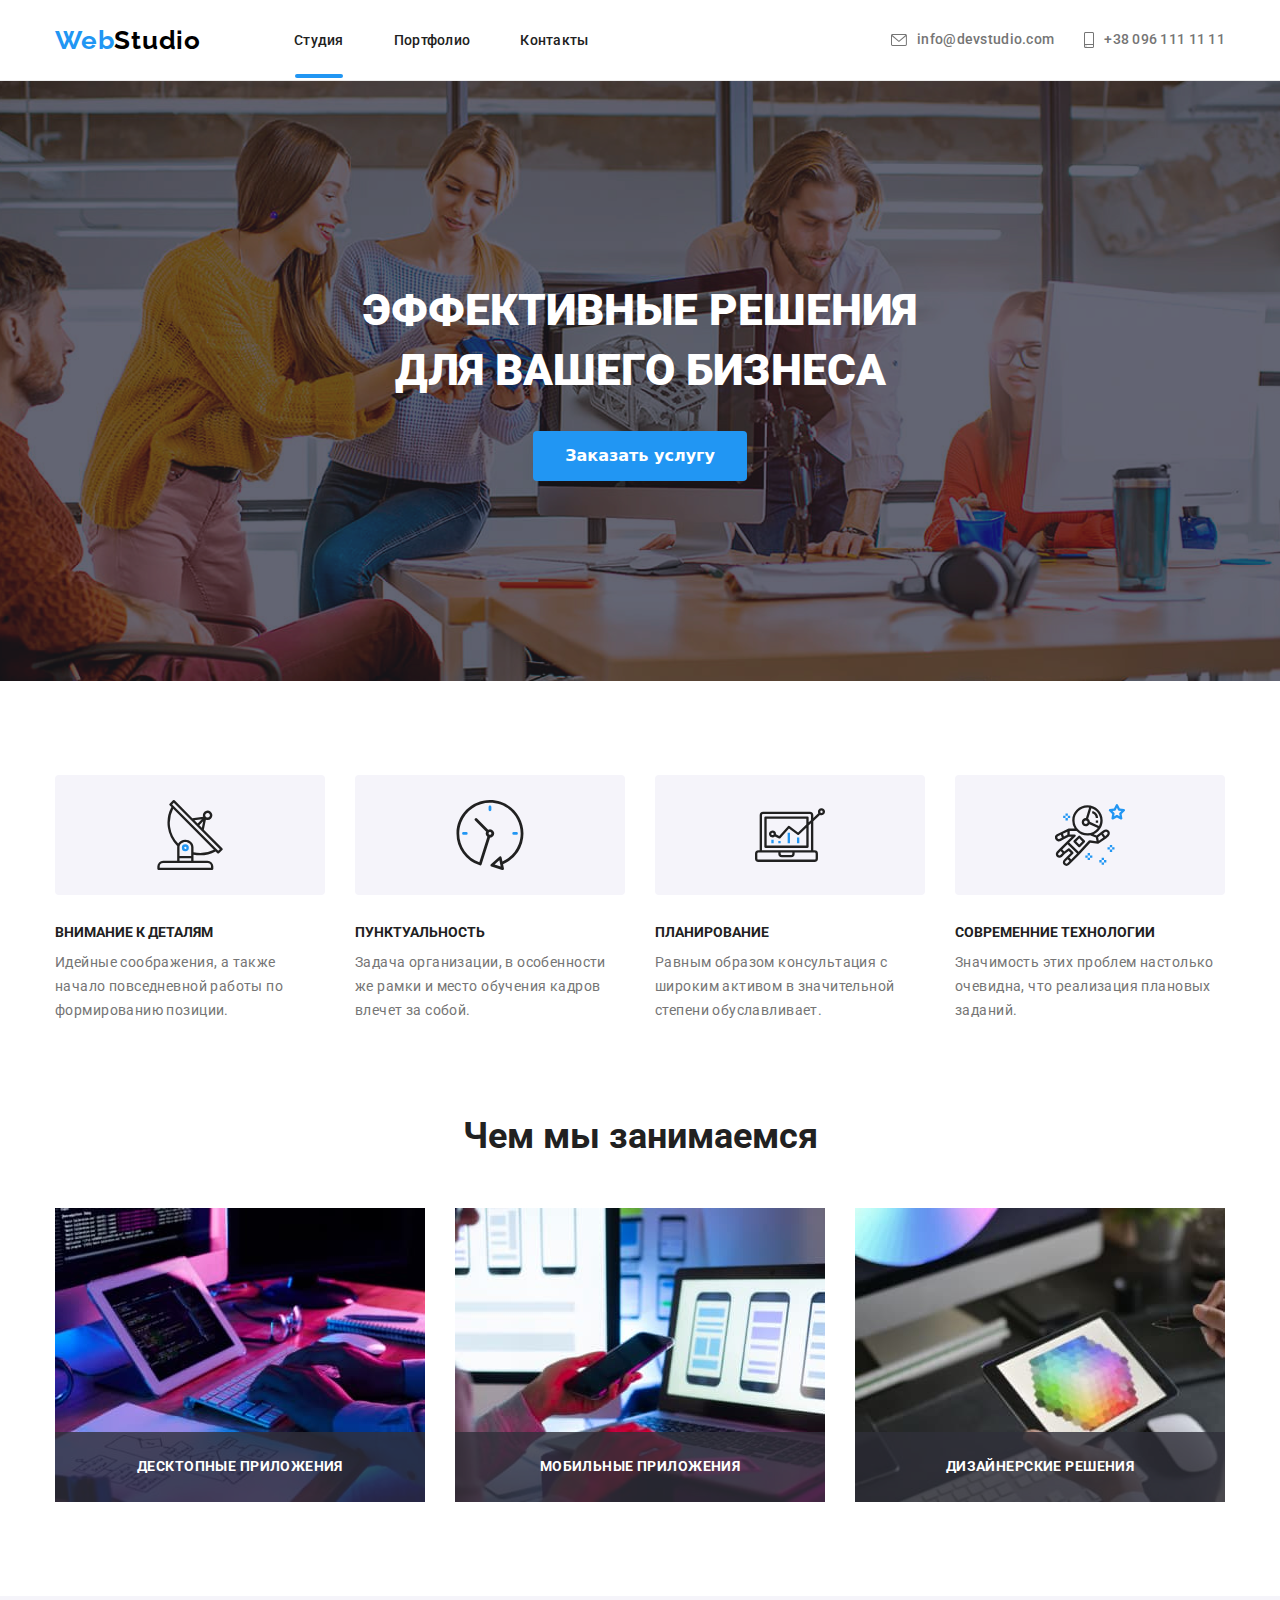
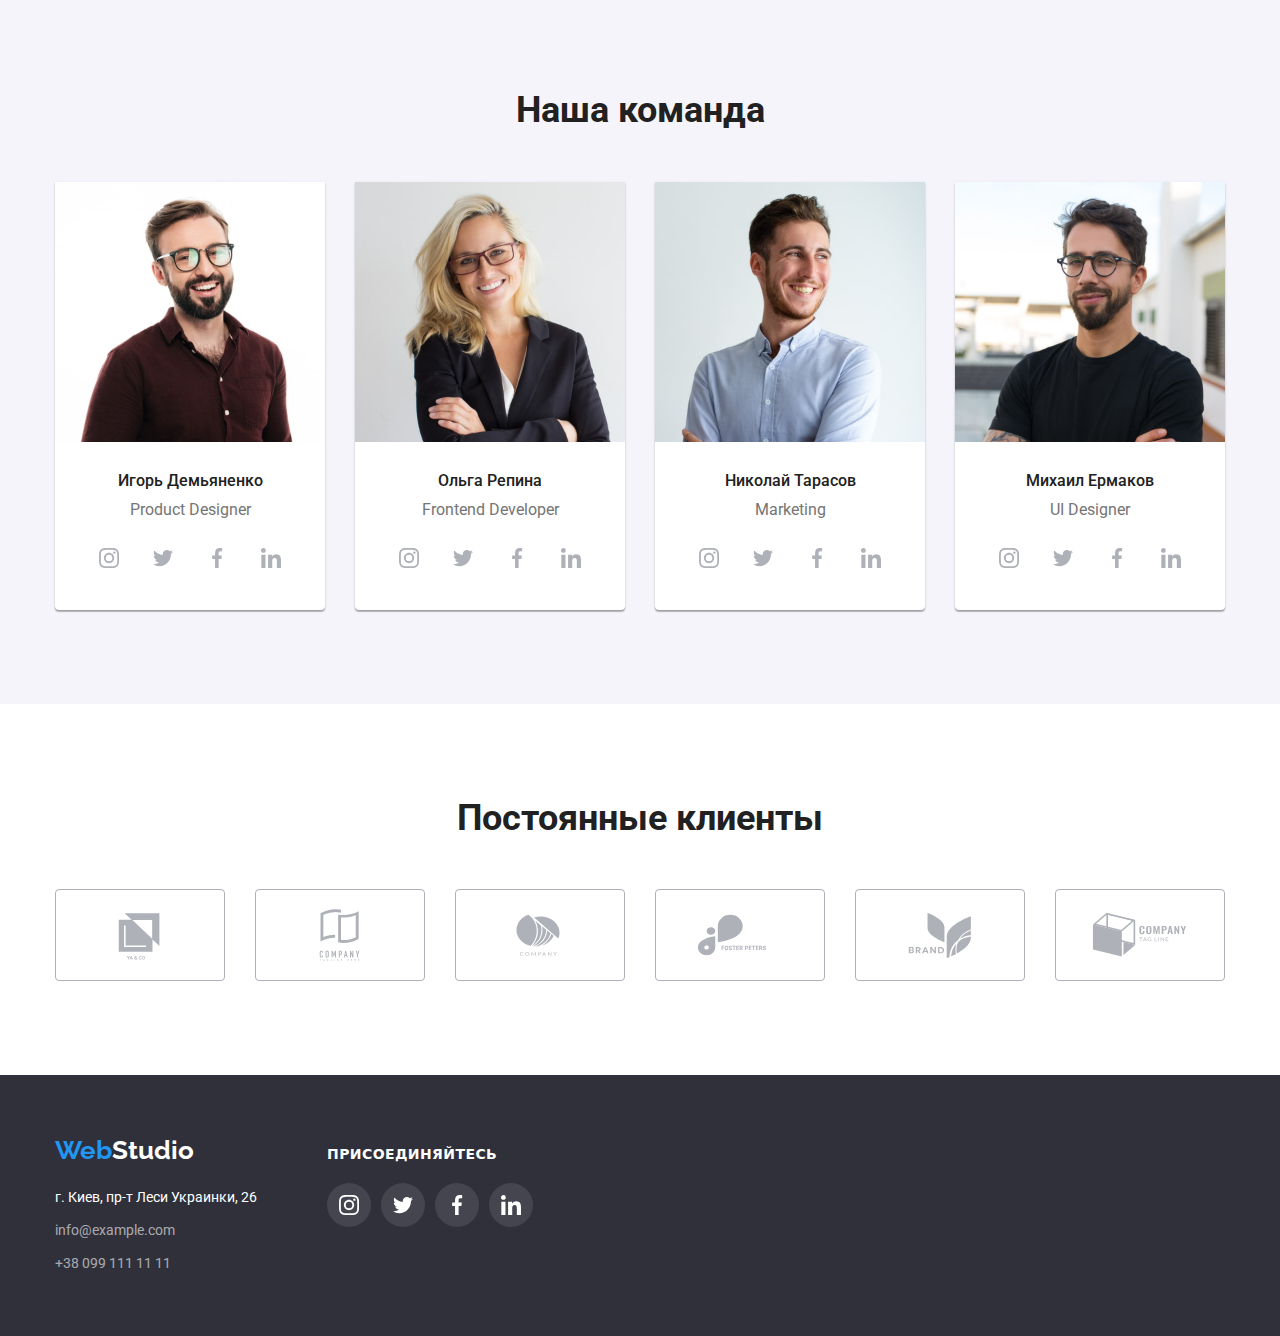
<file: index.html>
<!DOCTYPE html>
<html lang="ru">
  <head>
    <meta charset="UTF-8" />
    <meta http-equiv="X-UA-Compatible" content="IE=edge" />
    <meta name="viewport" content="width=device-width, initial-scale=1.0" />
    <link rel="preconnect" href="https://fonts.googleapis.com" />
    <link rel="preconnect" href="https://fonts.gstatic.com" crossorigin />
    <link
      href="https://fonts.googleapis.com/css2?family=Raleway:wght@400;500;700;900&family=Roboto:wght@400;500;700;900&display=swap"
      rel="stylesheet"
    />
    <link rel="stylesheet" href="css/style.css" />
    <link
      rel="stylesheet"
      href="https://cdnjs.cloudflare.com/ajax/libs/modern-normalize/1.1.0/modern-normalize.min.css"
    />
    <link rel="stylesheet" href="./imges/icons.svg" />
    <title>WebStudio</title>
  </head>
  <body>
    <header class="header">
      <div class="container">
        <a class="logo-link" href="index.html"
          >Web<span class="color-logo-link-header">Studio</span></a
        >
        <nav class="nav-menu">
          <ul class="nav-list">
            <li>
              <a class="index-link active" href="index.html" target="_self"
                >Студия</a
              >
            </li>
            <li>
              <a class="portfolio-link" href="portfolio.html" target="_self"
                >Портфолио</a
              >
            </li>
            <li>
              <a class="contacts-link" href="contacts.html" rel="">Контакты</a>
            </li>
          </ul>
        </nav>
        <ul class="contacts">
          <li class="contacts-item">
            <a class="mail-link-header" href="mailto:info@devstudio.com">
              <svg class="envelope">
                <use href="./imges/icons.svg#icon-envelope"></use>
              </svg>
              info@devstudio.com</a
            >
          </li>
          <li class="contacts-item">
            <a class="tel-link-header" href="tel:+380961111111">
              <svg class="smartphone">
                <use href="./imges/icons.svg#icon-smartphone"></use>
              </svg>
              +38 096 111 11 11</a
            >
          </li>
        </ul>
      </div>
    </header>
    <main>
      <section class="hero-section">
        <div class="hero">
          <h1 class="main-theme">Эффективные решения для вашего бизнеса</h1>
          <button type="button" class="main-theme-btn" data-open-modal>
            Заказать услугу
          </button>
        </div>
      </section>
      <section>
        <div class="container">
          <ul class="qualities">
            <li class="qualities-item">
              <div class="qualities-list-item">
                <svg class="qualities-svg-icon">
                  <use href="./imges/icons.svg#icon-antenna"></use>
                </svg>
              </div>
              <h3 class="qualities-description-header">Внимание к деталям</h3>
              <p class="qualities-description-text">
                Идейные соображения, а также начало повседневной работы по
                формированию позиции.
              </p>
            </li>
            <li class="qualities-item">
              <div class="qualities-list-item">
                <svg class="qualities-svg-icon">
                  <use href="./imges/icons.svg#icon-clock"></use>
                </svg>
              </div>
              <h3 class="qualities-description-header">Пунктуальность</h3>
              <p class="qualities-description-text">
                Задача организации, в особенности же рамки и место обучения
                кадров влечет за собой.
              </p>
            </li>
            <li class="qualities-item">
              <div class="qualities-list-item">
                <svg class="qualities-svg-icon">
                  <use href="./imges/icons.svg#icon-diagram"></use>
                </svg>
              </div>
              <h3 class="qualities-description-header">Планирование</h3>
              <p class="qualities-description-text">
                Равным образом консультация с широким активом в значительной
                степени обуславливает.
              </p>
            </li>
            <li class="qualities-item">
              <div class="qualities-list-item">
                <svg class="qualities-svg-icon">
                  <use href="./imges/icons.svg#icon-astronaut"></use>
                </svg>
              </div>
              <h3 class="qualities-description-header">
                Современние технологии
              </h3>
              <p class="qualities-description-text">
                Значимость этих проблем настолько очевидна, что реализация
                плановых заданий.
              </p>
            </li>
          </ul>
        </div>
      </section>
      <section class="offer-section">
        <div class="container container-offer">
          <h2 class="section-header">Чем мы занимаемся</h2>
          <ul class="offers">
            <li class="offer-item">
              <img
                src="imges/img0.jpg"
                alt="печатает текст на таблете"
                width="370"
              />
              <p class="offer-item-description">Десктопные приложения</p>
            </li>
            <li class="offer-item">
              <img
                src="imges/img4.jpg"
                alt="держит телефон перед компютером"
                width="370"
              />
              <p class="offer-item-description">Мобильные приложения</p>
            </li>
            <li class="offer-item">
              <img src="imges/img5.jpg" alt="палитра цвета" width="370" />
              <p class="offer-item-description">Дизайнерские решения</p>
            </li>
          </ul>
        </div>
      </section>
      <section class="team-section">
        <div class="container container-team">
          <h2 class="section-header">Наша команда</h2>
          <ul class="team">
            <li class="team-card-1">
              <img src="imges/img3.jpg" alt="Игорь" width="270" height="260" />
              <div class="person-description">
                <h3 class="person-name">Игорь Демьяненко</h3>
                <p class="person-profession">Product Designer</p>
                <ul class="social-list">
                  <li class="social-list-item">
                    <a href="">
                      <svg class="social-list-icon">
                        <use href="./imges/icons.svg#icon-instagram"></use>
                      </svg>
                    </a>
                  </li>
                  <li class="social-list-item">
                    <a href="">
                      <svg class="social-list-icon">
                        <use href="./imges/icons.svg#icon-twitter"></use>
                      </svg>
                    </a>
                  </li>
                  <li class="social-list-item">
                    <a href="">
                      <svg class="social-list-icon">
                        <use href="./imges/icons.svg#icon-facebook"></use>
                      </svg>
                    </a>
                  </li>
                  <li class="social-list-item">
                    <a href="">
                      <svg class="social-list-icon">
                        <use href="./imges/icons.svg#icon-linkedin"></use>
                      </svg>
                    </a>
                  </li>
                </ul>
              </div>
            </li>
            <li class="team-card-2">
              <img src="imges/img2.jpg" alt="Ольга" width="270" height="260" />
              <div class="person-description">
                <h3 class="person-name">Ольга Репина</h3>
                <p class="person-profession">Frontend Developer</p>
                <ul class="social-list">
                  <li class="social-list-item">
                    <a href="">
                      <svg class="social-list-icon">
                        <use href="./imges/icons.svg#icon-instagram"></use>
                      </svg>
                    </a>
                  </li>
                  <li class="social-list-item">
                    <a href="">
                      <svg class="social-list-icon">
                        <use href="./imges/icons.svg#icon-twitter"></use>
                      </svg>
                    </a>
                  </li>
                  <li class="social-list-item">
                    <a href="">
                      <svg class="social-list-icon">
                        <use href="./imges/icons.svg#icon-facebook"></use>
                      </svg>
                    </a>
                  </li>
                  <li class="social-list-item">
                    <a href="">
                      <svg class="social-list-icon">
                        <use href="./imges/icons.svg#icon-linkedin"></use>
                      </svg>
                    </a>
                  </li>
                </ul>
              </div>
            </li>
            <li class="team-card-3">
              <img
                src="imges/img1.jpg"
                alt="Николай"
                width="270"
                height="260"
              />
              <div class="person-description">
                <h3 class="person-name">Николай Тарасов</h3>
                <p class="person-profession">Marketing</p>
                <ul class="social-list">
                  <li class="social-list-item">
                    <a href="">
                      <svg class="social-list-icon">
                        <use href="./imges/icons.svg#icon-instagram"></use>
                      </svg>
                    </a>
                  </li>
                  <li class="social-list-item">
                    <a href="">
                      <svg class="social-list-icon">
                        <use href="./imges/icons.svg#icon-twitter"></use>
                      </svg>
                    </a>
                  </li>
                  <li class="social-list-item">
                    <a href="">
                      <svg class="social-list-icon">
                        <use href="./imges/icons.svg#icon-facebook"></use>
                      </svg>
                    </a>
                  </li>
                  <li class="social-list-item">
                    <a href="">
                      <svg class="social-list-icon">
                        <use href="./imges/icons.svg#icon-linkedin"></use>
                      </svg>
                    </a>
                  </li>
                </ul>
              </div>
            </li>
            <li class="team-card-4">
              <img src="imges/img.jpg" alt="Михаил" width="270" height="260" />
              <div class="person-description">
                <h3 class="person-name">Михаил Ермаков</h3>
                <p class="person-profession">UI Designer</p>
                <ul class="social-list">
                  <li class="social-list-item">
                    <a href="">
                      <svg class="social-list-icon">
                        <use href="./imges/icons.svg#icon-instagram"></use>
                      </svg>
                    </a>
                  </li>
                  <li class="social-list-item">
                    <a href="">
                      <svg class="social-list-icon">
                        <use href="./imges/icons.svg#icon-twitter"></use>
                      </svg>
                    </a>
                  </li>
                  <li class="social-list-item">
                    <a href="">
                      <svg class="social-list-icon">
                        <use href="./imges/icons.svg#icon-facebook"></use>
                      </svg>
                    </a>
                  </li>
                  <li class="social-list-item">
                    <a href="">
                      <svg class="social-list-icon">
                        <use href="./imges/icons.svg#icon-linkedin"></use>
                      </svg>
                    </a>
                  </li>
                </ul>
              </div>
            </li>
          </ul>
        </div>
      </section>
      <section>
        <div class="container-clients">
          <h2 class="section-header">Постоянные клиенты</h2>
          <ul class="clients-list">
            <li class="clients-item">
              <a href="#">
                <svg class="clients-logo">
                  <use href="./imges/icons.svg#icon-logo1"></use>
                </svg>
              </a>
            </li>
            <li class="clients-item">
              <a href="#">
                <svg class="clients-logo">
                  <use href="./imges/icons.svg#icon-logo2"></use>
                </svg>
              </a>
            </li>
            <li class="clients-item">
              <a href="#">
                <svg class="clients-logo">
                  <use href="./imges/icons.svg#icon-logo3"></use>
                </svg>
              </a>
            </li>
            <li class="clients-item">
              <a href="#">
                <svg class="clients-logo">
                  <use href="./imges/icons.svg#icon-logo4"></use>
                </svg>
              </a>
            </li>
            <li class="clients-item">
              <a href="#">
                <svg class="clients-logo">
                  <use href="./imges/icons.svg#icon-logo5"></use>
                </svg>
              </a>
            </li>
            <li class="clients-item">
              <a href="#">
                <svg class="clients-logo">
                  <use href="./imges/icons.svg#icon-logo6"></use>
                </svg>
              </a>
            </li>
          </ul>
        </div>
      </section>
    </main>
    <footer>
      <div class="footer">
        <div class="flex-container">
          <div class="block-container">
            <a class="logo-link-footer" href="index.html"
              >Web<span class="color-logo-link-footer">Studio</span></a
            >
            <address class="address-container">
              <p class="address">г. Киев, пр-т Леси Украинки, 26</p>
              <ul class="contacts-list-footer">
                <li class="contacts-item-footer">
                  <a class="mail-link-footer" href="mailto:info@example.com"
                    >info@example.com</a
                  >
                </li>
                <li class="contacts-item-footer">
                  <a class="tel-link-footer" href="tell:+380991111111"
                    >+38 099 111 11 11</a
                  >
                </li>
              </ul>
            </address>
          </div>
          <div class="social-footer">
            <h2 class="social-header">присоединяйтесь</h2>
            <ul class="social-footer-list">
              <li class="social-footer-item">
                <a href="#">
                  <svg class="social-list-footer-icon">
                    <use href="./imges/icons.svg#icon-instagram"></use>
                  </svg>
                </a>
              </li>
              <li class="social-footer-item">
                <a href="#">
                  <svg class="social-list-footer-icon">
                    <use href="./imges/icons.svg#icon-twitter"></use>
                  </svg>
                </a>
              </li>
              <li class="social-footer-item">
                <a href="#">
                  <svg class="social-list-footer-icon">
                    <use href="./imges/icons.svg#icon-facebook"></use>
                  </svg>
                </a>
              </li>
              <li class="social-footer-item">
                <a href="#">
                  <svg class="social-list-footer-icon">
                    <use href="./imges/icons.svg#icon-linkedin"></use>
                  </svg>
                </a>
              </li>
            </ul>
          </div>
        </div>
      </div>
    </footer>
    <div class="backdrop is-hidden" data-backdrop>
      <div class="modal">
        <button type="button" class="close-btn" data-close-modal>
          <img src="./imges/close-btn.png" alt="закрить" />
        </button>
      </div>
    </div>
    <script src="./js/modal.js"></script>
  </body>
</html>
</file>
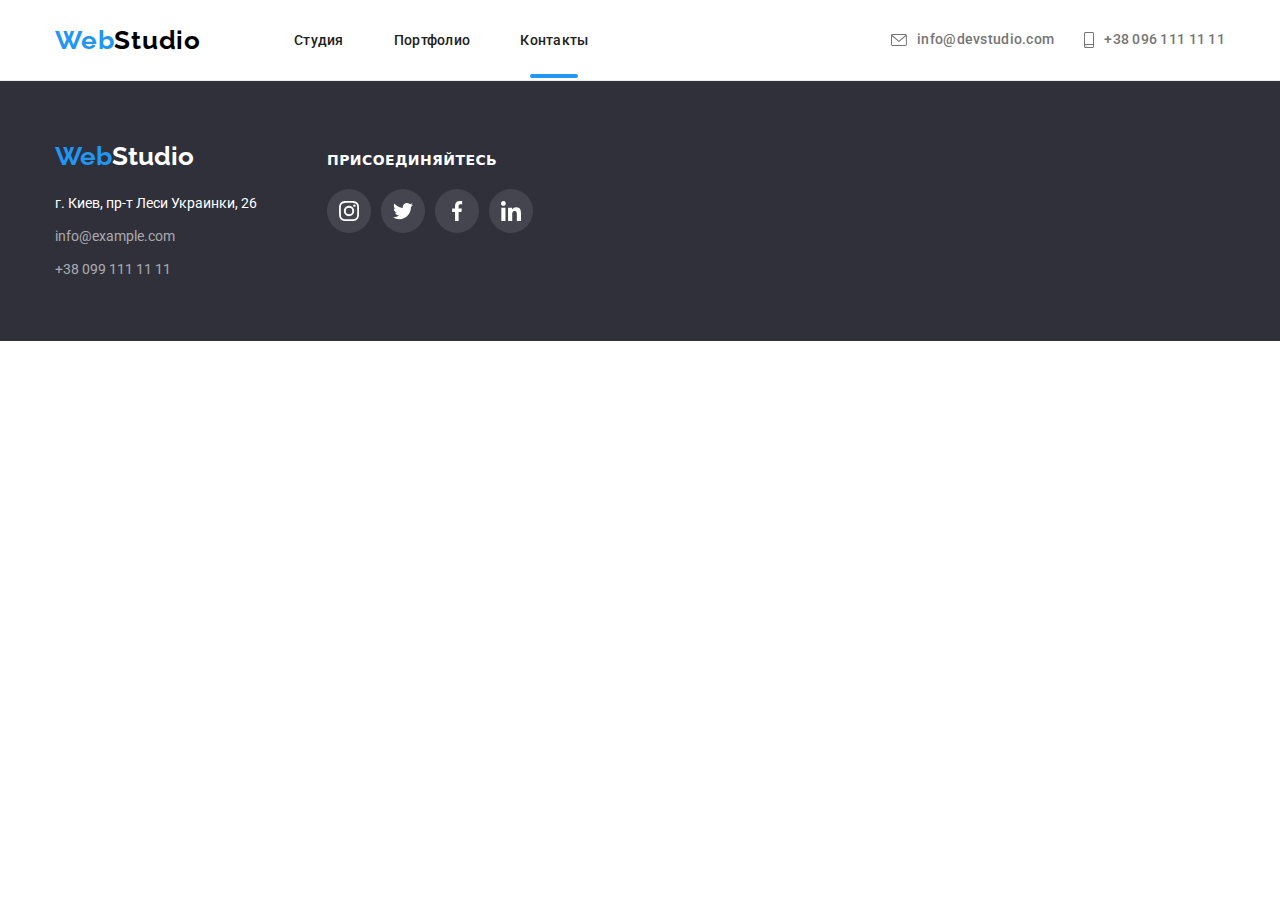
<file: contacts.html>
<!DOCTYPE html>
<html lang="ru">
  <head>
    <meta charset="UTF-8" />
    <meta http-equiv="X-UA-Compatible" content="IE=edge" />
    <meta name="viewport" content="width=device-width, initial-scale=1.0" />
    <link rel="preconnect" href="https://fonts.googleapis.com" />
    <link rel="preconnect" href="https://fonts.gstatic.com" crossorigin />
    <link
      href="https://fonts.googleapis.com/css2?family=Raleway:wght@400;500;700;900&family=Roboto:wght@400;500;700;900&display=swap"
      rel="stylesheet"
    />
    <link rel="stylesheet" href="css/style.css" />
    <link
      rel="stylesheet"
      href="https://cdnjs.cloudflare.com/ajax/libs/modern-normalize/1.1.0/modern-normalize.min.css"
    />
    <link rel="stylesheet" href="./imges/icons.svg" />
    <title>WebStudio</title>
  </head>
  <body>
    <header class="header">
      <div class="container">
        <a class="logo-link" href="index.html"
          >Web<span class="color-logo-link-header">Studio</span></a
        >
        <nav class="nav-menu">
          <ul class="nav-list">
            <li>
              <a class="index-link" href="index.html" target="_self">Студия</a>
            </li>
            <li>
              <a class="portfolio-link" href="portfolio.html" target="_self"
                >Портфолио</a
              >
            </li>
            <li>
              <a class="contacts-link active" href="contacts.html" rel=""
                >Контакты</a
              >
            </li>
          </ul>
        </nav>
        <ul class="contacts">
          <li class="contacts-item">
            <a class="mail-link-header" href="mailto:info@devstudio.com">
              <svg class="envelope">
                <use href="./imges/icons.svg#icon-envelope"></use>
              </svg>
              info@devstudio.com</a
            >
          </li>
          <li class="contacts-item">
            <a class="tel-link-header" href="tel:+380961111111">
              <svg class="smartphone">
                <use href="./imges/icons.svg#icon-smartphone"></use>
              </svg>
              +38 096 111 11 11</a
            >
          </li>
        </ul>
      </div>
    </header>
    <main>
      <sec></sec>
      <sec></sec>
      <sec></sec>
    </main>
    <footer>
      <div class="footer">
        <div class="flex-container">
          <div class="block-container">
            <a class="logo-link-footer" href="index.html"
              >Web<span class="color-logo-link-footer">Studio</span></a
            >
            <address class="address-container">
              <p class="address">г. Киев, пр-т Леси Украинки, 26</p>
              <ul class="contacts-list-footer">
                <li class="contacts-item-footer">
                  <a class="mail-link-footer" href="mailto:info@example.com"
                    >info@example.com</a
                  >
                </li>
                <li class="contacts-item-footer">
                  <a class="tel-link-footer" href="tell:+380991111111"
                    >+38 099 111 11 11</a
                  >
                </li>
              </ul>
            </address>
          </div>
          <div class="social-footer">
            <h2 class="social-header">присоединяйтесь</h2>
            <ul class="social-footer-list">
              <li class="social-footer-item">
                <a href="#">
                  <svg class="social-list-footer-icon">
                    <use href="./imges/icons.svg#icon-instagram"></use>
                  </svg>
                </a>
              </li>
              <li class="social-footer-item">
                <a href="#">
                  <svg class="social-list-footer-icon">
                    <use href="./imges/icons.svg#icon-twitter"></use>
                  </svg>
                </a>
              </li>
              <li class="social-footer-item">
                <a href="#">
                  <svg class="social-list-footer-icon">
                    <use href="./imges/icons.svg#icon-facebook"></use>
                  </svg>
                </a>
              </li>
              <li class="social-footer-item">
                <a href="#">
                  <svg class="social-list-footer-icon">
                    <use href="./imges/icons.svg#icon-linkedin"></use>
                  </svg>
                </a>
              </li>
            </ul>
          </div>
        </div>
      </div>
    </footer>
  </body>
</html>
</file>
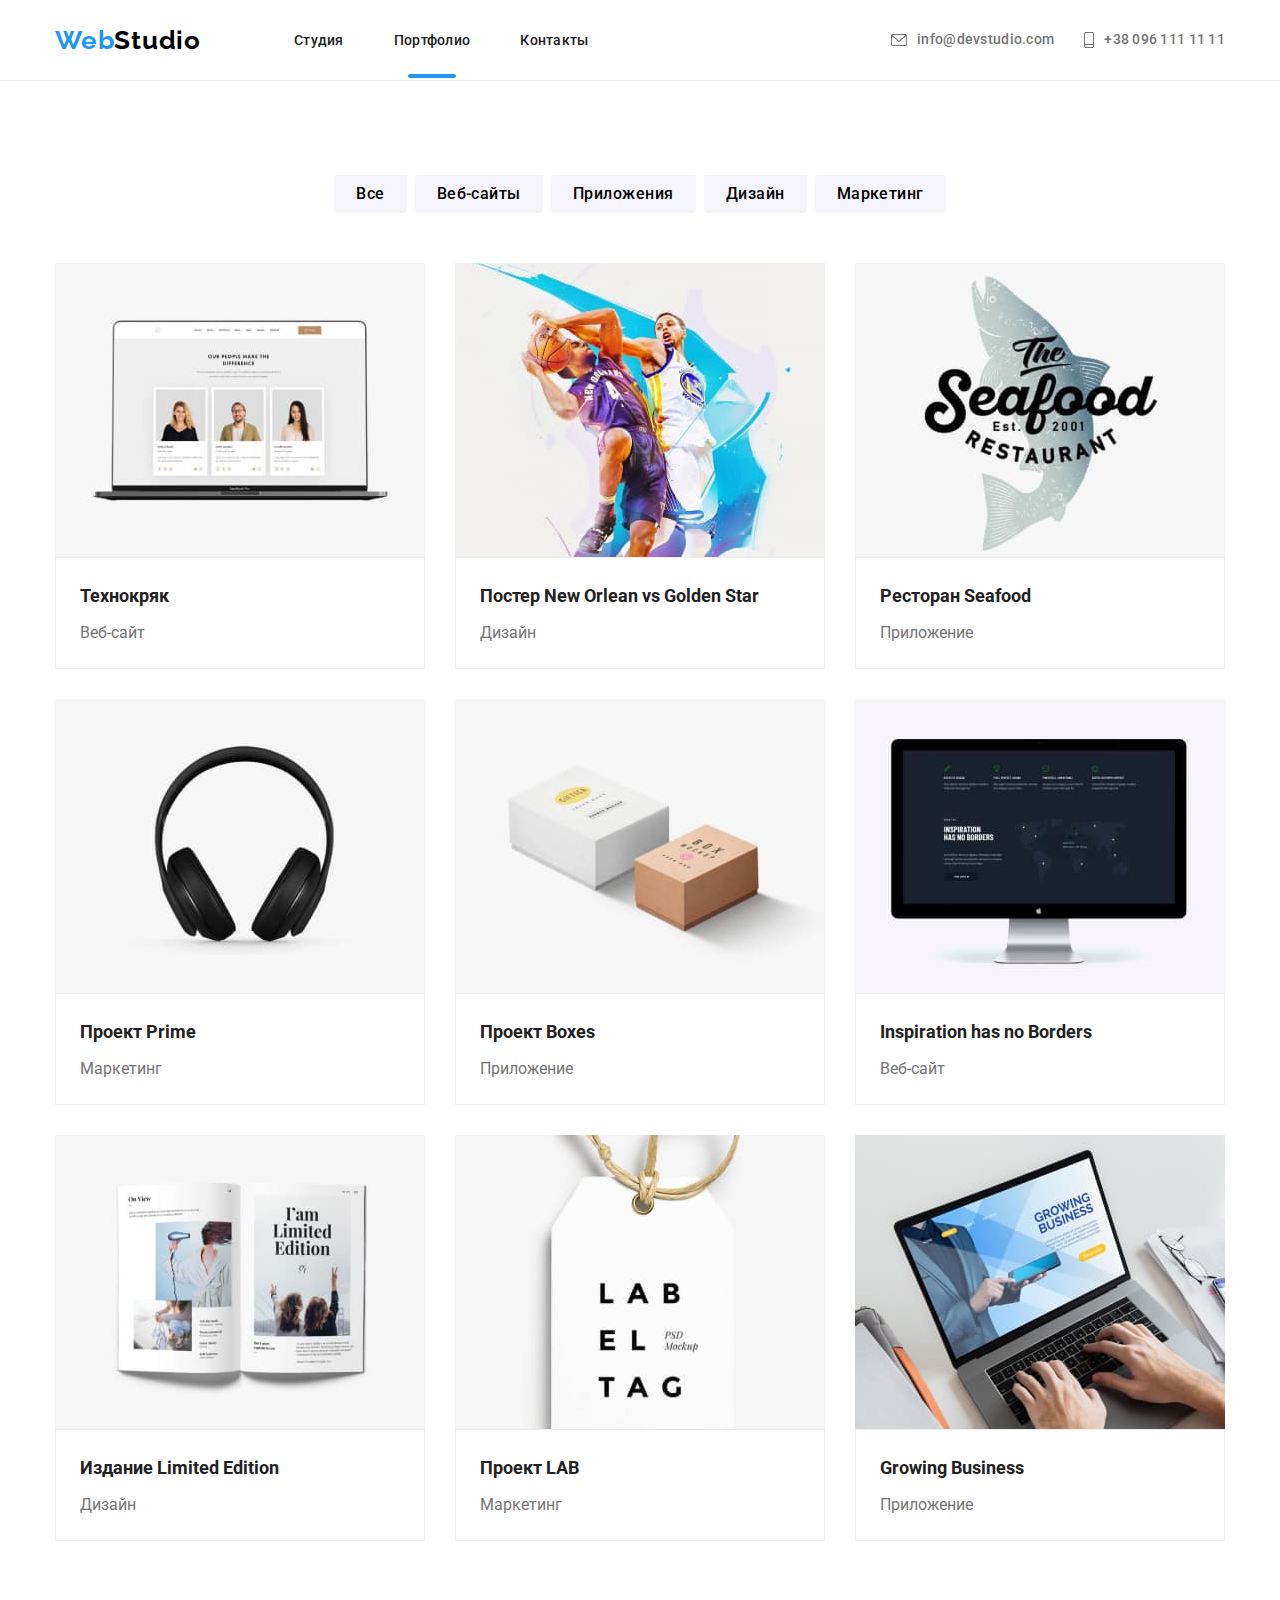
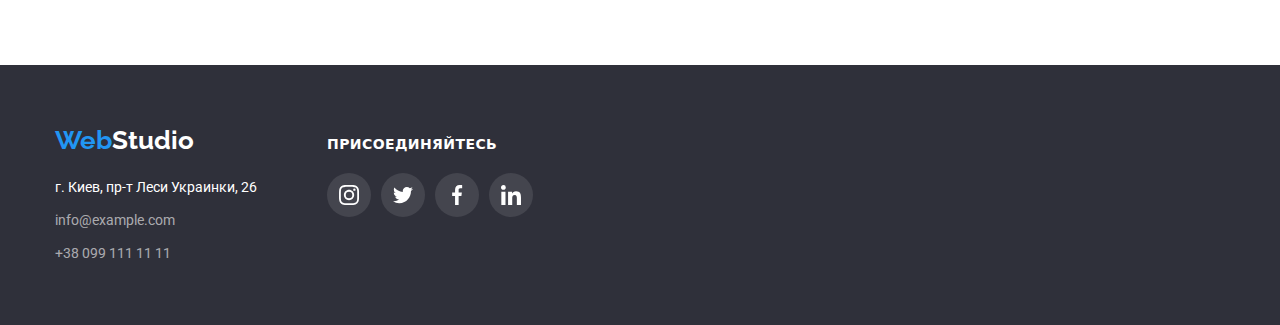
<file: portfolio.html>
<!DOCTYPE html>
<html lang="ru">
<head>
    <meta charset="UTF-8">
    <meta http-equiv="X-UA-Compatible" content="IE=edge">
    <meta name="viewport" content="width=device-width, initial-scale=1.0">
    <link rel="preconnect" href="https://fonts.googleapis.com">
    <link rel="preconnect" href="https://fonts.gstatic.com" crossorigin>
    <link href="https://fonts.googleapis.com/css2?family=Raleway:wght@400;500;700;900&family=Roboto:wght@400;500;700;900&display=swap" rel="stylesheet">
    <link rel="stylesheet" href="css/style.css">
    <link rel="stylesheet" href="https://cdnjs.cloudflare.com/ajax/libs/modern-normalize/1.1.0/modern-normalize.min.css">
    <link rel="stylesheet" href="./imges/icons.svg">
    <title>WebStudio</title>
</head>
<body>
    <header class="header">
      <div class="container">
        <a class="logo-link" href="index.html"
          >Web<span class="color-logo-link-header">Studio</span></a
        >
        <nav class="nav-menu">
          <ul class="nav-list">
            <li>
              <a class="index-link" href="index.html" target="_self">Студия</a>
            </li>
            <li>
              <a class="portfolio-link active" href="portfolio.html" target="_self"
                >Портфолио</a
              >
            </li>
            <li><a class="contacts-link" href="contacts.html" rel="">Контакты</a></li>
          </ul>
        </nav>
        <ul class="contacts">
          <li class="contacts-item">
            <a class="mail-link-header" href="mailto:info@devstudio.com">
              <svg class="envelope">
                <use href="./imges/icons.svg#icon-envelope"></use>
              </svg>
              info@devstudio.com</a
            >
          </li>
          <li class="contacts-item">
            <a class="tel-link-header" href="tel:+380961111111">
              <svg class="smartphone">
                <use href="./imges/icons.svg#icon-smartphone"></use>
              </svg>
              +38 096 111 11 11</a
            >
          </li>
        </ul>
      </div>
    </header>
    <main>
        <!--section-1-->
        <section>
            <div class="container project-container">
                <ul class="projects-filter">
                    <li class="projects-filter-item"><button type="button" class="project-filter-btn">Все</button></li>
                    <li class="projects-filter-item"><button type="button" class="project-filter-btn">Веб-сайты</button></li>
                    <li class="projects-filter-item"><button type="button" class="project-filter-btn">Приложения</button></li>
                    <li class="projects-filter-item"><button type="button" class="project-filter-btn">Дизайн</button></li>
                    <li class="projects-filter-item"><button type="button" class="project-filter-btn">Маркетинг</button></li>
                </ul>
                <ul  class="projects-portfolio">
                    <li class="projects-portfolio-item">
                        <div class="overlay">
                          <img src="imges/img-project-1.jpg" alt="дизайн сайта" width="370">
                          <p class="overlay-text">Ресурс предлагает комплексные предложения с разным уровнем функционала и сервисов. Все это позволит посетителю получить исчерпывающие сведения о компании или частном лице.</p>
                        </div>
                        <div class="portfolio-item-description">
                            <h2 class="projects-portfolio-header">Технокряк</h3>
                            <p class="projects-portfolio-text">Веб-сайт</p>
                        </div>
                    </li>
                    <li class="projects-portfolio-item">
                        <div class="overlay">
                            <img src="imges/img-project-2.jpg" alt="дизайн сайта" width="370">
                            <p class="overlay-text">Ресурс предлагает комплексные предложения с разным уровнем функционала и сервисов. Все это позволит посетителю получить исчерпывающие сведения о компании или частном лице.</p>
                        </div>
                        <div class="portfolio-item-description">
                            <h2 class="projects-portfolio-header">Постер <span lang="en">New Orlean vs Golden Star</span></h3>
                            <p class="projects-portfolio-text">Дизайн</p>
                        </div>
                    </li>
                    <li class="projects-portfolio-item">
                        <div class="overlay">
                            <img src="imges/img-project-3.jpg" alt="дизайн сайта" width="370">
                            <p class="overlay-text">Ресурс предлагает комплексные предложения с разным уровнем функционала и сервисов. Все это позволит посетителю получить исчерпывающие сведения о компании или частном лице.</p>
                        </div>
                        <div class="portfolio-item-description">
                            <h2 class="projects-portfolio-header"><span lang="en">Ресторан Seafood</span></h3>
                            <p class="projects-portfolio-text">Приложение</p>
                        </div>
                    </li>
                    <li class="projects-portfolio-item">
                        <div class="overlay">
                            <img src="imges/img-project-4.jpg" alt="дизайн сайта" width="370">
                            <p class="overlay-text">Ресурс предлагает комплексные предложения с разным уровнем функционала и сервисов. Все это позволит посетителю получить исчерпывающие сведения о компании или частном лице.</p>
                        </div>  
                        <div class="portfolio-item-description">
                            <h2 class="projects-portfolio-header"><span lang="en">Проект Prime</span></h3>
                            <p class="projects-portfolio-text">Маркетинг</p>
                        </div>
                    </li>
                    <li class="projects-portfolio-item">
                        <div class="overlay">
                            <img src="imges/img-project-5.jpg" alt="дизайн сайта" width="370">
                            <p class="overlay-text">Ресурс предлагает комплексные предложения с разным уровнем функционала и сервисов. Все это позволит посетителю получить исчерпывающие сведения о компании или частном лице.</p>
                        </div>
                        <div class="portfolio-item-description">
                            <h2 class="projects-portfolio-header"><span lang="en">Проект Boxes</span></h3>
                            <p class="projects-portfolio-text">Приложение</p>
                        </div>
                    </li>
                    <li class="projects-portfolio-item">
                        <div class="overlay">
                            <img src="imges/img-project-6.jpg" alt="дизайн сайта" width="370">
                            <p class="overlay-text">Ресурс предлагает комплексные предложения с разным уровнем функционала и сервисов. Все это позволит посетителю получить исчерпывающие сведения о компании или частном лице.</p>
                        </div>
                        <div class="portfolio-item-description">
                            <h2 class="projects-portfolio-header"><span lang="en">Inspiration has no Borders</span></h3>
                            <p class="projects-portfolio-text">Веб-сайт</p>
                        </div>
                    </li>
                    <li class="projects-portfolio-item">
                        <div class="overlay">
                            <img src="imges/img-project-7.jpg" alt="дизайн сайта" width="370">
                            <p class="overlay-text">Ресурс предлагает комплексные предложения с разным уровнем функционала и сервисов. Все это позволит посетителю получить исчерпывающие сведения о компании или частном лице.</p>
                        </div>
                        <div class="portfolio-item-description">
                            <h2 class="projects-portfolio-header"><span lang="en">Издание Limited Edition</span></h3>
                            <p class="projects-portfolio-text">Дизайн</p>
                        </div>
                    </li>
                    <li class="projects-portfolio-item">
                        <div class="overlay">
                            <img src="imges/img-project-8.jpg" alt="дизайн сайта" width="370">
                            <p class="overlay-text">Ресурс предлагает комплексные предложения с разным уровнем функционала и сервисов. Все это позволит посетителю получить исчерпывающие сведения о компании или частном лице.</p>
                        </div>
                        <div class="portfolio-item-description">
                            <h2 class="projects-portfolio-header"><span lang="en">Проект LAB</span></h3>
                            <p class="projects-portfolio-text">Маркетинг</p>
                        </div>
                    </li>
                    <li class="projects-portfolio-item">
                        <div class="overlay">
                            <img src="imges/img-project-9.jpg" alt="дизайн сайта" width="370">
                            <p class="overlay-text">Ресурс предлагает комплексные предложения с разным уровнем функционала и сервисов. Все это позволит посетителю получить исчерпывающие сведения о компании или частном лице.</p>
                        </div>
                        <div class="portfolio-item-description">
                            <h2 class="projects-portfolio-header"><span lang="en"> Growing Business</span></h3>
                            <p class="projects-portfolio-text">Приложение</p>
                        </div>
                    </li>
                </ul>
            </div>
        </section>
    </main>
   <footer>
      <div class="footer">
        <div class="flex-container">
          <div class="block-container">
            <a class="logo-link-footer" href="index.html"
              >Web<span class="color-logo-link-footer">Studio</span></a
            >
            <address class="address-container">
              <p class="address">г. Киев, пр-т Леси Украинки, 26</p>
              <ul class="contacts-list-footer">
                <li class="contacts-item-footer">
                  <a class="mail-link-footer" href="mailto:info@example.com"
                    >info@example.com</a
                  >
                </li>
                <li class="contacts-item-footer">
                  <a class="tel-link-footer" href="tell:+380991111111"
                    >+38 099 111 11 11</a
                  >
                </li>
              </ul>
            </address>
          </div>
          <div class="social-footer">
            <h2 class="social-header">присоединяйтесь</h2>
            <ul class="social-footer-list">
              <li class="social-footer-item">
                <a href="#">
                  <svg class="social-list-footer-icon">
                    <use href="./imges/icons.svg#icon-instagram"></use>
                  </svg>
                </a>
              </li>
              <li class="social-footer-item">
                <a href="#">
                  <svg class="social-list-footer-icon">
                    <use href="./imges/icons.svg#icon-twitter"></use>
                  </svg>
                </a>
              </li>
              <li class="social-footer-item">
                <a href="#">
                  <svg class="social-list-footer-icon">
                    <use href="./imges/icons.svg#icon-facebook"></use>
                  </svg>
                </a>
              </li>
              <li class="social-footer-item">
                <a href="#">
                  <svg class="social-list-footer-icon">
                    <use href="./imges/icons.svg#icon-linkedin"></use>
                  </svg>
                </a>
              </li>
            </ul>
          </div>
        </div>
      </div>
    </footer>
</body>
</html>
</file>
<file: css/style.css>
:root {
  --link-color: #2196f3;
  --principal-text-color: #212121;
  --secondary-text-color: #757575;
  --white-color: #fff;
  --black-color: #000;
  --filter-btn-color: #f5f4fa;
  --footer-contacts-color: rgba(255, 255, 255, 0.6);
  --bck-grnd-color: #e5e5e5;
  --theme-color: #2f303a;
  --svg-color: ##afb1b8;
}

body {
  font-family: "Raleway", sans-serif;
  font-family: "Roboto", sans-serif;
  background-color: var(--white-color);
}

*,
*::before,
*::after {
  box-sizing: border-box;
}

h1,
h2,
h3,
h4,
h5,
h6,
ul,
p {
  margin: 0px;
  padding: 0px;
}

.nav-list,
.qualities,
.offers,
.team,
.projects-filter,
.projects-portfolio,
.contacts-list-footer {
  list-style-type: none;
}

.active::after {
  position: absolute;
  content: "";
  width: 48px;
  height: 4px;
  bottom: 0;
  left: 50%;
  transform: translate(-50%, -50%);
  border-radius: 2px;
  background-color: var(--link-color);
}

/* --- hover focus --- */

button:hover,
button:focus {
  cursor: pointer;
}

a.index-link:hover,
a.index-link:focus {
  color: var(--link-color);
  transition: 250ms cubic-bezier(0.4, 0, 0.2, 1);
}

a.portfolio-link:hover,
a.portfolio-link:focus {
  color: var(--link-color);
  transition: 250ms cubic-bezier(0.4, 0, 0.2, 1);
}

a.contacts-link:hover,
a.contacts-link:focus {
  color: var(--link-color);
  transition: 250ms cubic-bezier(0.4, 0, 0.2, 1);
}

a.mail-link-header:hover,
a.mail-link-header:focus,
a.mail-link-footer:hover,
a.mail-link-footer:focus {
  color: var(--link-color);
  filter: drop-shadow(0px 4px 4px rgba(0, 0, 0, 0.25));
  transition: 250ms cubic-bezier(0.4, 0, 0.2, 1);
}

a.mail-link-header:hover .envelope,
a.mail-link-header:focus .envelope,
a.tel-link-header:hover .smartphone,
a.tel-link-header:focus .smartphone {
  fill: var(--link-color);
  filter: drop-shadow(0px 4px 4px rgba(0, 0, 0, 0.25));
  transition: 250ms cubic-bezier(0.4, 0, 0.2, 1);
}

a.tel-link-header:hover,
a.tel-link-header:focus,
a.tel-link-footer:hover,
a.tel-link-footer:focus {
  color: var(--link-color);
  filter: drop-shadow(0px 4px 4px rgba(0, 0, 0, 0.25));
  transition: 250ms cubic-bezier(0.4, 0, 0.2, 1);
}

.project-filter-btn:hover,
.project-filter-btn:focus {
  cursor: pointer;
  color: var(--white-color);
  background: var(--link-color);
  box-shadow: 0px 3px 1px rgba(0, 0, 0, 0.1), 0px 1px 2px rgba(0, 0, 0, 0.08),
    0px 2px 2px rgba(0, 0, 0, 0.12);
  border-radius: 4px;
  filter: drop-shadow(0px 4px 4px rgba(0, 0, 0, 0.25));
  transition: 250ms cubic-bezier(0.4, 0, 0.2, 1);
}

.projects-portfolio-item:hover,
.projects-portfolio-item:focus {
  box-shadow: 0px 1px 1px rgba(0, 0, 0, 0.12), 0px 4px 4px rgba(0, 0, 0, 0.06),
    1px 4px 6px rgba(0, 0, 0, 0.16);
  transition: 250ms cubic-bezier(0.4, 0, 0.2, 1);
}

.logo-link:hover,
.logo-link:focus {
  transition: 250ms cubic-bezier(0.4, 0, 0.2, 1);
  text-shadow: 0px 4px 4px rgba(0, 0, 0, 0.25);
}

/* --- ----------- --- */

/* --- base config ---*/

section {
  padding: 94px 0;
}

.container {
  width: 1200px;
  display: flex;
  margin-left: auto;
  margin-right: auto;
  padding-left: 15px;
  padding-right: 15px;
  align-items: center;
}

.header {
  border-bottom: 1px solid #ececec;
}

/* --- ---------- ---*/

/* --- LOGO asset ---*/

.logo-link {
  font-family: Raleway;
  font-size: 26px;
  font-weight: bold;
  line-height: 1.19;
  letter-spacing: 0.03em;
  text-decoration: none;
  color: var(--link-color);
  margin-right: 93px;
  padding: 24px 0px;
  transition: 250ms cubic-bezier(0.4, 0, 0.2, 1);
}

.color-logo-link-header {
  color: var(--black-color);
}

.color-logo-link-footer {
  color: var(--white-color);
}

/* --- -------- --- */

/* --- NAV styles --- */

.nav-menu {
  align-items: center;
}
.nav-list {
  display: flex;
}

.nav-list > li {
  margin-right: 50px;
}

.nav-list > li:nth-child(3n) {
  margin-right: 0;
}

.contacts {
  display: flex;
  list-style-type: none;
  margin-left: auto;
}

.contacts > li {
  margin-right: 30px;
}

.contacts > li:nth-child(2n) {
  margin-right: 0px;
}

.index-link,
.portfolio-link,
.contacts-link {
  position: relative;
  font-family: "Roboto", sans-serif;
  font-style: normal;
  font-weight: 500;
  font-size: 14px;
  line-height: 1.14;
  letter-spacing: 0.02em;
  color: var(--principal-text-color);
  text-decoration: none;
  padding: 32px 0px;
  transition: 250ms cubic-bezier(0.4, 0, 0.2, 1);
}

.mail-link-header,
.tel-link-header {
  display: flex;
  align-items: center;
  font-family: "Roboto", sans-serif;
  font-weight: 500;
  font-size: 14px;
  line-height: 1.14;
  letter-spacing: 0.02em;
  color: var(--secondary-text-color);
  text-decoration: none;
  padding: 32px 0px;
  transition: 250ms cubic-bezier(0.4, 0, 0.2, 1);
}

.envelope {
  width: 16px;
  height: 12px;
  margin-right: 10px;
  fill: var(--secondary-text-color);
  transition: 250ms cubic-bezier(0.4, 0, 0.2, 1);
}

.smartphone {
  width: 10px;
  height: 16px;
  margin-right: 10px;
  fill: var(--secondary-text-color);
  transition: 250ms cubic-bezier(0.4, 0, 0.2, 1);
}

/* --- ---------- --- */

/* --- hero section --- */

.hero-section {
  max-width: 1600px;
  height: 600px;
  padding: 0;
  margin-right: auto;
  margin-left: auto;
  background-image: url(../imges/Imgbg.png);
  background-size: cover;
  background-repeat: no-repeat;
  background-position: center;
}

.hero {
  padding: 200px 0;
  margin-right: auto;
  margin-left: auto;
  background: rgba(47, 48, 58, 0.4);
}

.main-theme {
  font-family: "Roboto", sans-serif;
  font-weight: 900;
  font-size: 44px;
  line-height: 1.36;
  color: var(--white-color);
  text-transform: uppercase;
  width: 600px;
  margin-left: auto;
  margin-right: auto;
  text-align: center;
}

.main-theme-btn {
  display: flex;
  font-family: inherit;
  font-weight: bold;
  font-size: 16px;
  line-height: 1.875;
  color: var(--white-color);
  background: var(--link-color);
  border-radius: 4px;
  border: none;
  padding: 10px 32px;
  margin-top: 30px;
  margin-left: auto;
  margin-right: auto;
  transition: 250ms cubic-bezier(0.4, 0, 0.2, 1);
}

.main-theme-btn:hover,
.main-theme-btn:focus {
  box-shadow: 0px 4px 4px rgba(0, 0, 0, 0.15);
  transition: 250ms cubic-bezier(0.4, 0, 0.2, 1);
}

/* --- ------------ --- */

/* --- section header ---*/

.section-header {
  font-family: "Roboto", sans-serif;
  font-weight: bold;
  font-size: 36px;
  line-height: 1.16;
  color: var(--principal-text-color);
  text-align: center;
}

/* --- -------------- ---*/

/* --- qualities sec ---*/

.qualities {
  display: flex;
}

.qualities-item {
  width: 270px;
}

.qualities-item:nth-child(-n + 3) {
  margin-right: 30px;
}

.qualities-description-header {
  font-family: "Roboto", sans-serif;
  font-weight: bold;
  font-size: 14px;
  line-height: 1.14;
  text-transform: uppercase;
  color: var(--principal-text-color);
  margin-top: 30px;
}

.qualities-description-text {
  font-family: "Roboto", sans-serif;
  font-weight: normal;
  font-size: 14px;
  line-height: 1.7;
  color: var(--secondary-text-color);
  letter-spacing: 0.03em;
  margin-top: 10px;
}

.qualities-list-item {
  display: flex;
  justify-content: center;
  align-items: center;
  width: 270px;
  height: 120px;
  background-color: var(--filter-btn-color);
  border-radius: 4px;
  transition: 250ms cubic-bezier(0.4, 0, 0.2, 1);
}

.qualities-list-item:hover,
.qualities-list-item:focus {
  box-shadow: 0px 4px 4px rgba(0, 0, 0, 0.25);
  cursor: pointer;
  transition: 250ms cubic-bezier(0.4, 0, 0.2, 1);
}

.qualities-svg-icon {
  width: 70px;
  height: 70px;
}

/* --- ------------- ---*/

/* --- offer section ---*/

.offer-section {
  padding-top: 0;
  padding-bottom: 94px;
}

.container-offer {
  display: block;
}

.offers {
  display: flex;
  margin-left: auto;
  margin-right: auto;
  margin-top: 50px;
}

.offer-item {
  position: relative;
  display: block;
  max-width: 100%;
  height: auto;
  margin-right: 30px;
}

.offer-item:nth-child(3n) {
  margin-right: 0;
}

.offer-item > img {
  display: block;
  width: 100%;
  height: 100%;
}

.offer-item-description {
  font-family: "Roboto";
  font-style: normal;
  font-weight: 700;
  font-size: 14px;
  line-height: 1.14;
  letter-spacing: 0.03em;
  text-transform: uppercase;
  color: #ffffff;
  position: absolute;
  display: flex;
  width: 100%;
  height: 70px;
  justify-content: center;
  align-items: center;
  background: rgba(47, 48, 58, 0.8);
  left: 0;
  bottom: 0;
}

/* --- ------------- --- */

/* --- team section ---*/

.team-section {
  background-color: var(--filter-btn-color);
}

.container-team {
  display: block;
}

.team {
  display: flex;
  margin-top: 50px;
}

.team > li {
  width: 270px;
  margin-right: 30px;
  background-color: var(--white-color);
  box-shadow: 0px 1px 3px rgba(0, 0, 0, 0.12), 0px 1px 1px rgba(0, 0, 0, 0.14),
    0px 2px 1px rgba(0, 0, 0, 0.2);
  border-radius: 0px 0px 4px 4px;
}

.team > li:last-child {
  margin-right: 0px;
}

.team > li > img {
  display: block;
  width: 100%;
  height: auto;
}
.person-description {
  padding: 30px 32px;
}

.person-name {
  font-family: "Roboto", sans-serif;
  font-weight: 500;
  font-size: 16px;
  line-height: 1.18;
  color: var(--principal-text-color);
  text-align: center;
}

.person-profession {
  font-family: "Roboto", sans-serif;
  font-weight: normal;
  font-size: 16px;
  line-height: 1.18;
  color: var(--secondary-text-color);
  margin-top: 10px;
  text-align: center;
}

.social-list {
  display: flex;
  margin-top: 16px;
  justify-content: space-between;
}

.social-list-item {
  list-style-type: none;
  transition: 250ms cubic-bezier(0.4, 0, 0.2, 1);
}

.social-list-item:hover,
.social-list-item:focus {
  fill: var(--link-color);
  transition: 250ms cubic-bezier(0.4, 0, 0.2, 1);
}

.social-list-item {
  margin-right: 10px;
}

.social-list-item:last-child {
  margin-right: 0;
}

.social-list-item > a {
  display: flex;
  align-items: center;
  justify-content: center;
  list-style-type: none;
  width: 44px;
  height: 44px;
  border-radius: 50%;
  transition: 250ms cubic-bezier(0.4, 0, 0.2, 1);
}

.social-list-icon {
  width: 20px;
  height: 20px;
  fill: #afb1b8;
  transition: 250ms cubic-bezier(0.4, 0, 0.2, 1);
}

.social-list-item > a:hover .social-list-icon,
.social-list-item > a:focus .social-list-icon {
  fill: var(--white-color);
  transition: 250ms cubic-bezier(0.4, 0, 0.2, 1);
}

.social-list-item > a:hover,
.social-list-item > a:focus {
  background-color: var(--link-color);
  cursor: pointer;
  transition: 250ms cubic-bezier(0.4, 0, 0.2, 1);
}

/* --- ------------ ---*/

/* --- Clients section --- */

.container-clients {
  display: block;
  width: 1200px;
  padding-left: 15px;
  padding-right: 15px;
  margin-right: auto;
  margin-left: auto;
}

.clients-list {
  display: flex;
  list-style-type: none;
  margin-top: 50px;
}

.clients-item {
  display: flex;
  margin-right: 30px;
  width: 170px;
  height: 92px;
  border: 1px solid #afb1b8;
  border-radius: 4px;
  transition: 250ms cubic-bezier(0.4, 0, 0.2, 1);
}

.clients-item:last-child {
  margin-right: 0;
}

.clients-item > a:hover,
.clients-item > a:focus {
  border: 1px solid var(--link-color);
  cursor: pointer;
  transition: 250ms cubic-bezier(0.4, 0, 0.2, 1);
}

.clients-item > a:hover .clients-logo,
.clients-item > a:focus .clients-logo {
  fill: var(--link-color);
  transition: 250ms cubic-bezier(0.4, 0, 0.2, 1);
}

.clients-item > a {
  width: 170px;
  height: 92px;
  justify-content: center;
  align-items: center;
  display: flex;
  transition: 250ms cubic-bezier(0.4, 0, 0.2, 1);
}

.clients-logo {
  width: 106px;
  height: 60px;
  fill: #afb1b8;
  transition: 250ms cubic-bezier(0.4, 0, 0.2, 1);
}

/* --- --------------- --- */

/* --- --- SECOND PAGE --- --- */

.project-container {
  display: block;
}

/* --- portfolio menu --- */

.projects-filter {
  display: flex;
  justify-content: center;
  margin-bottom: 50px;
  margin-left: auto;
  margin-right: auto;
}

.projects-filter-item:nth-child(-n + 4) {
  margin-right: 8px;
}

.project-filter-btn {
  font-family: "Roboto", sans-serif;
  font-weight: 500;
  font-size: 16px;
  line-height: 1.625;
  text-align: center;
  letter-spacing: 0.03em;
  border-radius: 4px;
  padding: 6px 22px;
  background: var(--filter-btn-color);
  border: none;
  transition: 250ms cubic-bezier(0.4, 0, 0.2, 1);
}

/* --- -------------- --- */

/* --- portfolio item --- */

.projects-portfolio {
  display: flex;
  flex-wrap: wrap;
}

.projects-portfolio-item {
  background-color: var(--white-color);
  margin-right: 30px;
  margin-bottom: 30px;
  transition: 250ms cubic-bezier(0.4, 0, 0.2, 1);
}

.projects-portfolio-item:nth-child(3n) {
  margin-right: 0;
}

.projects-portfolio-item > img {
  display: block;
  width: 100%;
  height: auto;
}

.portfolio-item-description {
  padding: 20px 24px;
  border: 1px solid #eeeeee;
}

.projects-portfolio-header {
  font-family: "Roboto", sans-serif;
  font-weight: bold;
  font-size: 18px;
  line-height: 2;
  color: var(--principal-text-color);
}

.projects-portfolio-text {
  font-family: "Roboto", sans-serif;
  font-weight: normal;
  font-size: 16px;
  line-height: 1.875;
  color: var(--secondary-text-color);
  margin-top: 4px;
}

.overlay {
  position: relative;
  overflow: hidden;
  transition: 250ms cubic-bezier(0.4, 0, 0.2, 1);
}

.overlay > img {
  display: block;
  width: 100%;
  height: 100%;
}

.overlay-text {
  font-family: "Roboto";
  font-style: normal;
  font-weight: 400;
  font-size: 18px;
  line-height: 1.56;
  letter-spacing: 0.03em;
  color: #ffffff;
  position: absolute;
  width: 370px;
  height: auto;
  left: 0;
  bottom: -101%;
  transition: 250ms linear;
  background: rgba(33, 150, 243, 0.9);
  padding: 63px 24px;
  transition: 250ms cubic-bezier(0.4, 0, 0.2, 1);
}

.projects-portfolio-item:hover .overlay-text,
.projects-portfolio-item:focus .overlay-text {
  left: 0;
  bottom: 0;
  transition: 250ms cubic-bezier(0.4, 0, 0.2, 1);
}

/* --- -------------- --- */

/* --- footer --- */

.flex-container {
  display: flex;
  align-items: baseline;
}

footer {
  padding: 60px 0;
  background-color: var(--theme-color);
}

.footer {
  width: 1200px;
  padding-left: 15px;
  padding-right: 15px;
  margin-right: auto;
  margin-left: auto;
}

.logo-link-footer {
  font-family: Raleway;
  font-size: 26px;
  font-weight: bold;
  line-height: 1.19;
  text-decoration: none;
  color: var(--link-color);
  transition: 250ms cubic-bezier(0.4, 0, 0.2, 1);
}

.contacts-item-footer {
  margin-top: 9px;
}

.address-container {
  margin-right: 70px;
}

.address {
  font-family: "Roboto", sans-serif;
  font-style: normal;
  font-weight: normal;
  font-size: 14px;
  line-height: 1.71;
  color: var(--white-color);
  margin-top: 20px;
}

.mail-link-footer,
.tel-link-footer {
  font-family: "Roboto", sans-serif;
  font-size: 14px;
  font-style: normal;
  line-height: 1.7;
  color: var(--footer-contacts-color);
  text-decoration: none;
  margin-top: 9px;
  transition: 250ms cubic-bezier(0.4, 0, 0.2, 1);
}

.social-header {
  font-style: normal;
  font-weight: 700;
  font-size: 14px;
  line-height: 1.14;
  letter-spacing: 0.03em;
  text-transform: uppercase;
  color: var(--white-color);
}

.social-footer-list {
  display: flex;
  list-style-type: none;
  margin-top: 20px;
}

.social-footer-item {
  width: 44px;
  height: 44px;
  margin-right: 10px;
  border-radius: 50%;
}

.social-footer-item:last-child {
  margin-right: 0;
}

.social-list-footer-icon {
  width: 20px;
  height: 20px;
  fill: var(--white-color);
}

.social-footer-item > a {
  display: flex;
  width: 44px;
  height: 44px;
  background: rgba(255, 255, 255, 0.1);
  border-radius: 50%;
  justify-content: center;
  align-items: center;
  margin-right: 10px;
  transition: 250ms cubic-bezier(0.4, 0, 0.2, 1);
}

.social-footer-item > a:focus,
.social-footer-item > a:hover {
  background-color: var(--link-color);
  cursor: pointer;
  transition: 250ms cubic-bezier(0.4, 0, 0.2, 1);
}

/* --- ------ --- */

/* --- BACK DROP --- */

.backdrop {
  position: fixed;
  top: 0;
  left: 0;
  width: 100%;
  height: 100%;
  background-color: rgba(0, 0, 0, 0.2);
  opacity: 1;
  transition: opacity 250ms cubic-bezier(0.4, 0, 0.2, 1);
}

.backdrop.is-hidden {
  opacity: 0;
  pointer-events: none;
}

.backdrop.is-hidden .modal {
  transform: translate(-50%, -50%) scale(0.9);
}

.modal {
  position: absolute;
  top: 50%;
  left: 50%;
  transform: translate(-50%, -50%) scale(1);
  transition: transform 250ms cubic-bezier(0.4, 0, 0.2, 1);
  width: 528px;
  height: 581px;
  background: #ffffff;
  box-shadow: 0px 1px 3px rgba(0, 0, 0, 0.12), 0px 1px 1px rgba(0, 0, 0, 0.14),
    0px 2px 1px rgba(0, 0, 0, 0.2);
  border-radius: 4px;
}

.close-btn {
  position: absolute;
  display: flex;
  justify-content: center;
  align-items: center;
  width: 30px;
  height: 30px;
  right: 8px;
  top: 8px;
  border-radius: 50%;
  background: #ffffff;
  border: 1px solid rgba(0, 0, 0, 0.1);
}

/* --- --------- --- */
</file>
